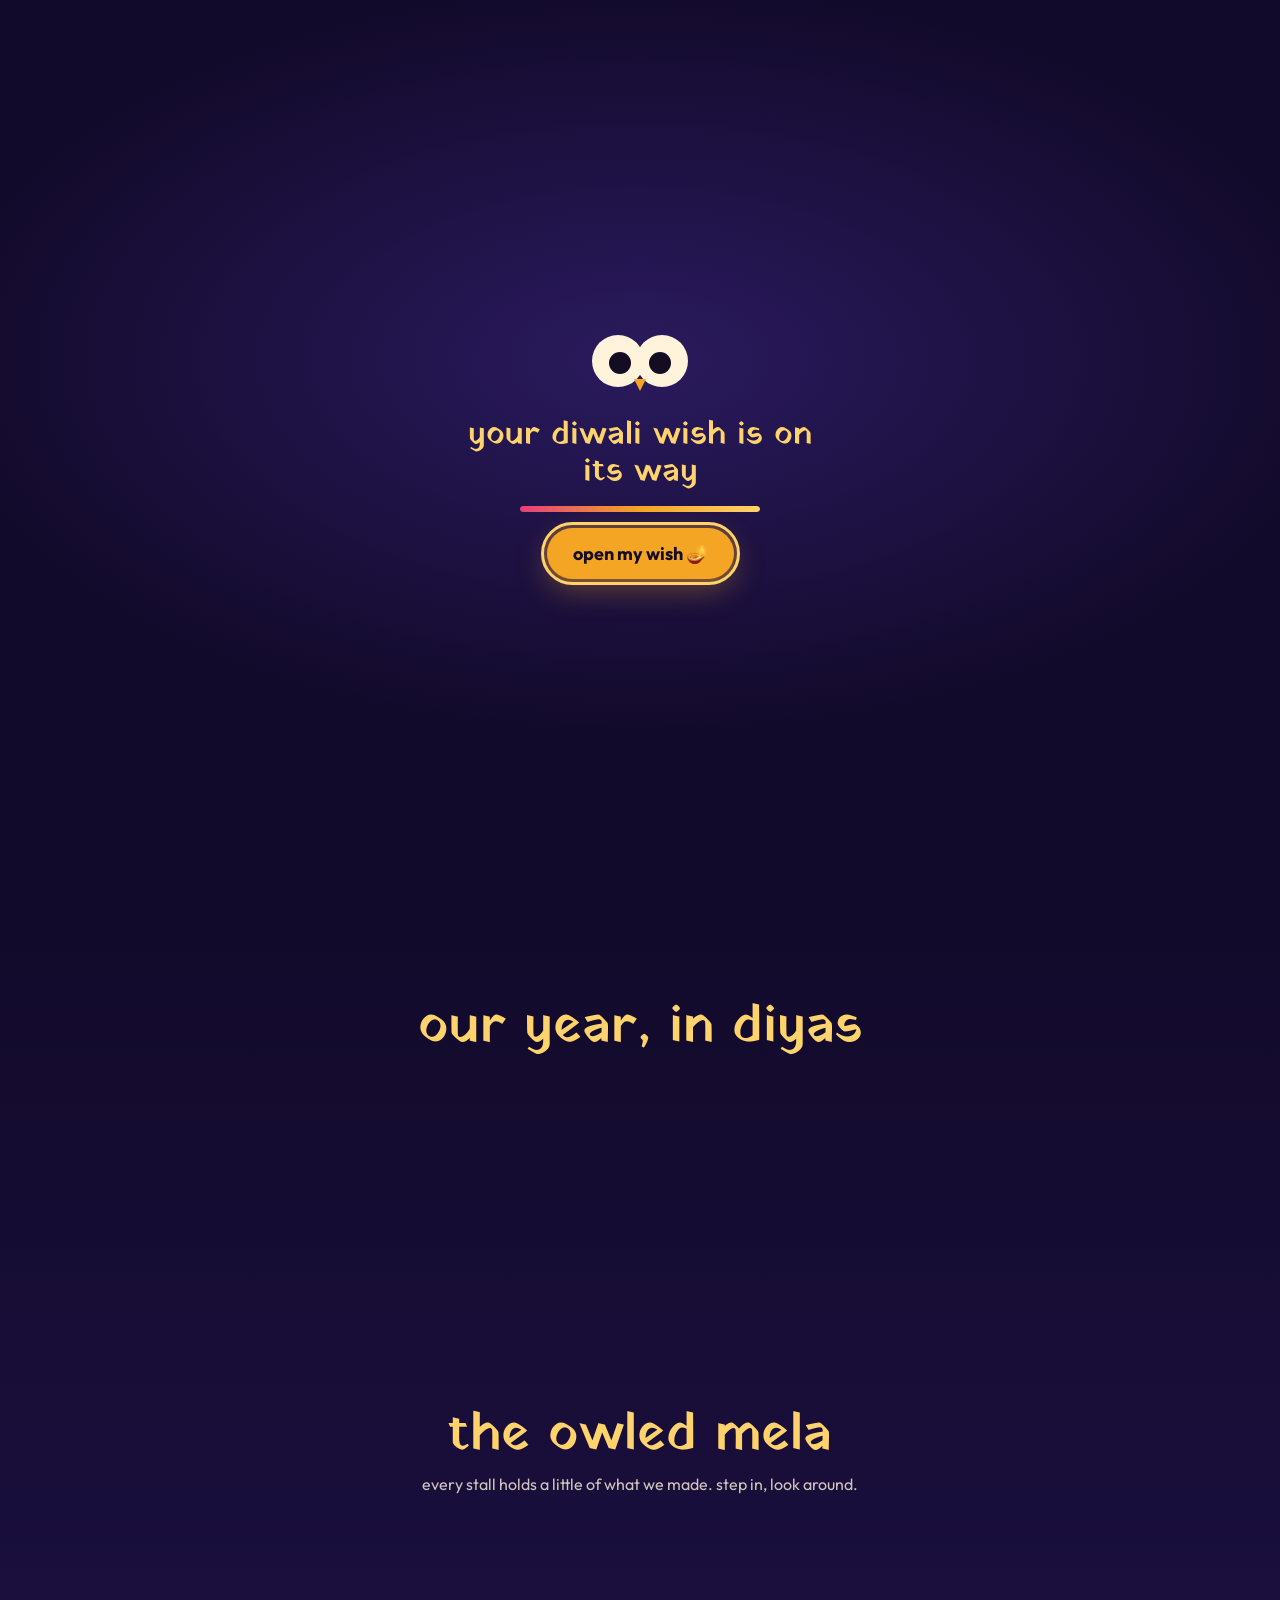
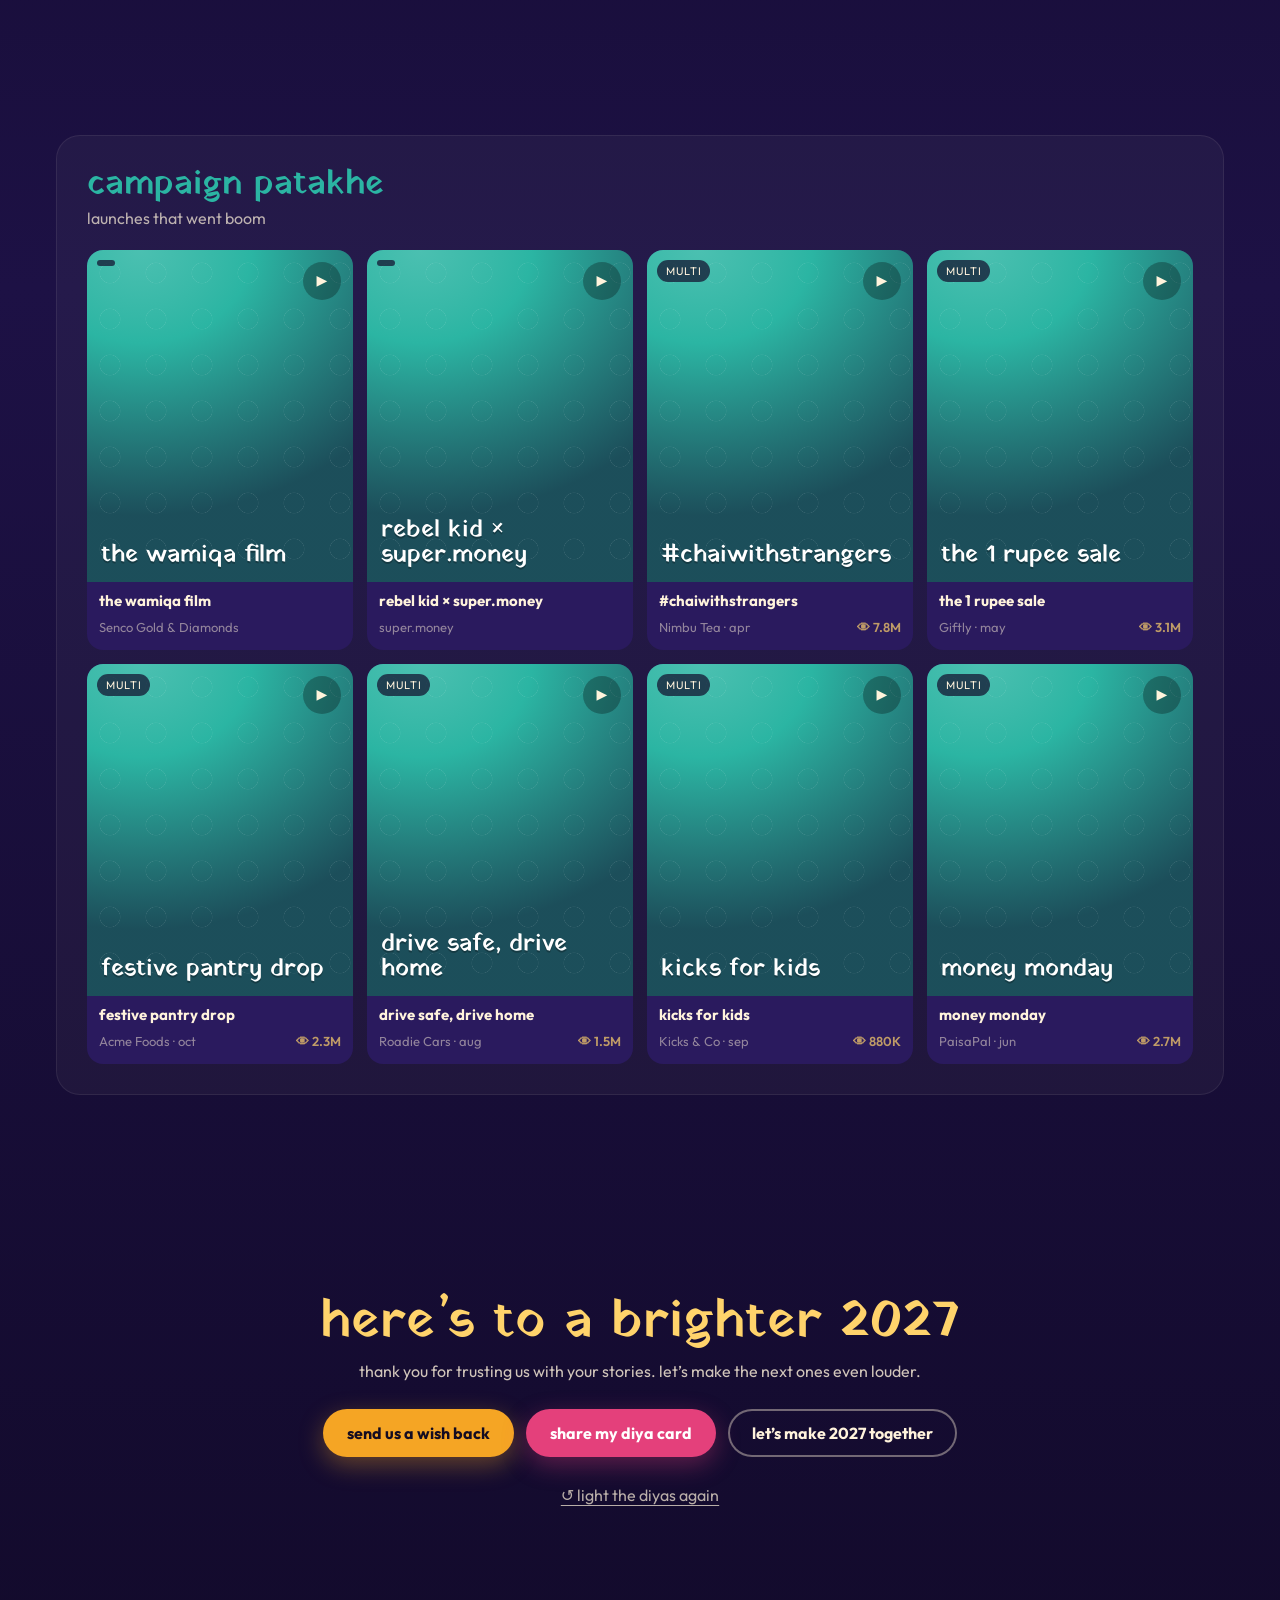
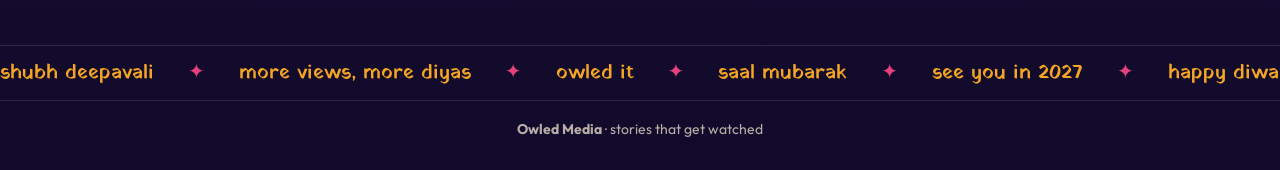
<file: index.html>
<!doctype html>
<html lang="en">
<head>
<meta charset="utf-8">
<meta name="viewport" content="width=device-width,initial-scale=1,viewport-fit=cover">
<title>Owled Media · Happy Diwali</title>
<meta name="description" content="A Diwali wish from Owled Media. Light five diyas, then step into the Owled mela.">
<meta property="og:title" content="Aapke liye ek diya 🪔 · Owled Media">
<meta property="og:description" content="Light five diyas, then step into the Owled mela.">
<meta property="og:type" content="website">
<meta property="og:image" content="assets/og.jpg">
<meta name="theme-color" content="#120a2a">
<link rel="preconnect" href="https://fonts.googleapis.com">
<link rel="preconnect" href="https://fonts.gstatic.com" crossorigin>
<link href="https://fonts.googleapis.com/css2?family=Yatra+One&family=Outfit:wght@400;500;600;700;800&display=swap" rel="stylesheet">
<link rel="stylesheet" href="css/style.css">
<script>try { history.scrollRestoration = 'manual'; } catch (e) {} window.scrollTo(0, 0);</script>
</head>
<body class="locked">

<!-- ═════════ loader: paints first, waits for fonts, then asks for one real tap (unlocks sound on phones) ═════════ -->
<div id="ldr" role="status" aria-live="polite">
  <div class="l-in">
    <svg class="l-owl" viewBox="0 0 120 80" aria-hidden="true">
      <circle cx="38" cy="40" r="26" fill="#fff3dc"/><circle cx="82" cy="40" r="26" fill="#fff3dc"/>
      <circle class="l-pupil" cx="40" cy="42" r="11" fill="#140c22"/><circle class="l-pupil" cx="80" cy="42" r="11" fill="#140c22"/>
      <path d="M54 58 L60 70 L66 58 Z" fill="#f5a524"/>
      <rect class="l-lid" x="8" y="10" width="104" height="0" fill="#120a2a"/>
    </svg>
    <p class="l-t" id="ldrT">your diwali wish is on its way</p>
    <div class="l-bar"><i id="ldrBar"></i></div>
    <p class="l-s" id="ldrS">waking up the owl…</p>
    <input class="l-name" id="ldrName" type="text" autocomplete="given-name" placeholder="your name" maxlength="32" aria-label="your name" hidden>
    <button class="l-go" id="ldrGo" type="button" hidden>open my wish 🪔</button>
  </div>
</div>

<!-- ═════════ the scene: the owl hands you a flame, you light five diyas, each one shows a number ═════════ -->
<section id="scene" aria-label="Light the diyas">
  <canvas id="sky" aria-hidden="true"></canvas>
  <div class="toran" id="toran" aria-hidden="true"></div>

  <div class="owl-wrap" id="owlWrap" aria-hidden="true">
    <svg class="owl" id="owl" viewBox="0 0 200 220">
      <defs>
        <radialGradient id="gBelly" cx="50%" cy="40%" r="60%"><stop offset="0" stop-color="#ffe2a8"/><stop offset="1" stop-color="#f0b45a"/></radialGradient>
        <linearGradient id="gBody" x1="0" y1="0" x2="0" y2="1"><stop offset="0" stop-color="#8a5cff"/><stop offset="1" stop-color="#4a2aa8"/></linearGradient>
        <clipPath id="eyeClip"><circle cx="68" cy="82" r="28"/><circle cx="132" cy="82" r="28"/></clipPath>
      </defs>
      <path class="ear l" d="M52 52 L40 8 L82 38 Z" fill="#5b36c9"/>
      <path class="ear r" d="M148 52 L160 8 L118 38 Z" fill="#5b36c9"/>
      <ellipse cx="100" cy="120" rx="72" ry="86" fill="url(#gBody)"/>
      <path class="wing l" d="M34 110 C 10 140, 18 190, 54 196 C 46 170, 44 140, 50 112 Z" fill="#3c1f8f"/>
      <path class="wing r" d="M166 110 C 190 140, 182 190, 146 196 C 154 170, 156 140, 150 112 Z" fill="#3c1f8f"/>
      <ellipse cx="100" cy="150" rx="44" ry="50" fill="url(#gBelly)"/>
      <g fill="none" stroke="#d48a2c" stroke-width="3" stroke-linecap="round" opacity=".7">
        <path d="M82 132 q6 6 12 0"/><path d="M106 132 q6 6 12 0"/><path d="M76 150 q6 6 12 0"/><path d="M94 150 q6 6 12 0"/><path d="M112 150 q6 6 12 0"/><path d="M86 168 q6 6 12 0"/><path d="M104 168 q6 6 12 0"/>
      </g>
      <circle cx="68" cy="82" r="30" fill="#fff3dc"/><circle cx="132" cy="82" r="30" fill="#fff3dc"/>
      <circle cx="68" cy="82" r="30" fill="none" stroke="#f5a524" stroke-width="5"/><circle cx="132" cy="82" r="30" fill="none" stroke="#f5a524" stroke-width="5"/>
      <g id="pupils"><circle id="pL" cx="68" cy="84" r="13" fill="#140c22"/><circle id="pR" cx="132" cy="84" r="13" fill="#140c22"/>
        <circle id="gL" cx="63" cy="79" r="4" fill="#fff"/><circle id="gR" cx="127" cy="79" r="4" fill="#fff"/></g>
      <g id="lids" clip-path="url(#eyeClip)"><rect id="lidL" x="36" y="50" width="64" height="0" fill="#5b36c9"/><rect id="lidR" x="100" y="50" width="64" height="0" fill="#5b36c9"/></g>
      <path d="M92 104 L100 122 L108 104 Z" fill="#f5a524"/>
      <path d="M84 204 l-6 12 M92 204 l0 13 M100 204 l6 12 M108 204 l-6 12 M116 204 l0 13 M124 204 l6 12" stroke="#f5a524" stroke-width="5" stroke-linecap="round"/>
    </svg>
    <div class="diya src" id="src"><i class="bowl"></i><i class="fl"></i></div>
  </div>

  <div class="diyas" id="diyas"></div>

  <canvas id="fxc" aria-hidden="true"></canvas>
  <canvas id="night" aria-hidden="true"></canvas>
  <div class="carry" id="carry" aria-hidden="true"><i class="fl"></i></div>

  <div class="greet" id="greet">
    <p class="g-kick" id="gKick"></p>
    <h1 class="g-title" id="gTitle"></h1>
    <p class="g-lede" id="gLede"></p>
    <p class="g-note" id="gNote" hidden></p>
    <button class="btn gold" id="toMela" type="button">enter the mela ↓</button>
  </div>

  <div class="bottom">
    <p class="cap" id="cap" aria-live="polite"></p>
    <button class="auto" id="auto" type="button" hidden></button>
  </div>
</section>

<!-- ═════════ after the reveal ═════════ -->
<main id="mela">
  <section class="nums" aria-label="Our year in numbers">
    <h2 class="sec-t">our year, in diyas</h2>
    <div class="num-grid" id="numGrid"></div>
  </section>

  <section class="foryou" id="forYou" hidden>
    <h2 class="sec-t" id="forYouT"></h2>
    <div class="rail" id="forYouRail"></div>
  </section>

  <section class="stalls" id="stalls">
    <h2 class="sec-t" id="melaT"></h2>
    <p class="sec-s" id="melaS"></p>
    <div class="stall-row" id="stallRow" role="tablist"></div>
    <div class="booth" id="booth">
      <div class="booth-head"><h3 id="boothT"></h3><p id="boothS"></p></div>
      <div class="grid" id="grid"></div>
    </div>
  </section>

  <section class="outro">
    <h2 class="sec-t" id="outroT"></h2>
    <p class="sec-s" id="outroL"></p>
    <div class="outro-btns">
      <a class="btn gold" id="wishWa" href="#" target="_blank" rel="noopener">send us a wish back</a>
      <button class="btn pink" id="shareBtn" type="button">share my diya card</button>
      <a class="btn ghost" id="mailBtn" href="#">let’s make 2027 together</a>
    </div>
    <button class="linkish" id="replay" type="button">↺ light the diyas again</button>
  </section>

  <footer class="foot">
    <div class="foot-tick"><div class="row" id="tick"></div></div>
    <p class="foot-by"><b id="footBrand"></b> · <span id="footTag"></span></p>
  </footer>
</main>

<!-- work detail -->
<div class="modal" id="modal" hidden role="dialog" aria-modal="true" aria-labelledby="mTitle">
  <div class="m-card">
    <button class="m-x" id="mX" type="button" aria-label="Close">×</button>
    <div class="m-cover" id="mCover"></div>
    <div class="m-body">
      <p class="m-kick" id="mKick"></p>
      <h3 id="mTitle"></h3>
      <p class="m-meta" id="mMeta"></p>
      <p class="m-blurb" id="mBlurb"></p>
      <div class="m-acts"><a class="btn gold" id="mWatch" href="#" target="_blank" rel="noopener">watch it</a></div>
    </div>
    <button class="m-nav prev" id="mPrev" type="button" aria-label="Previous">‹</button>
    <button class="m-nav next" id="mNext" type="button" aria-label="Next">›</button>
  </div>
</div>

<button class="snd" id="snd" type="button" aria-label="Sound on" hidden>
  <svg viewBox="0 0 24 24"><path d="M4 9h4l5-4v14l-5-4H4z" fill="currentColor"/><path class="w" d="M16 8.5a5 5 0 0 1 0 7M18.5 6a8.5 8.5 0 0 1 0 12" stroke="currentColor" stroke-width="1.8" fill="none" stroke-linecap="round"/></svg>
</button>

<script src="data/site.js"></script>
<script src="data/work.js"></script>
<script src="data/clients.js"></script>
<script src="js/core.js"></script>
<script src="js/scene.js"></script>
<script src="js/mela.js"></script>
<script src="js/share.js"></script>
</body>
</html>
</file>
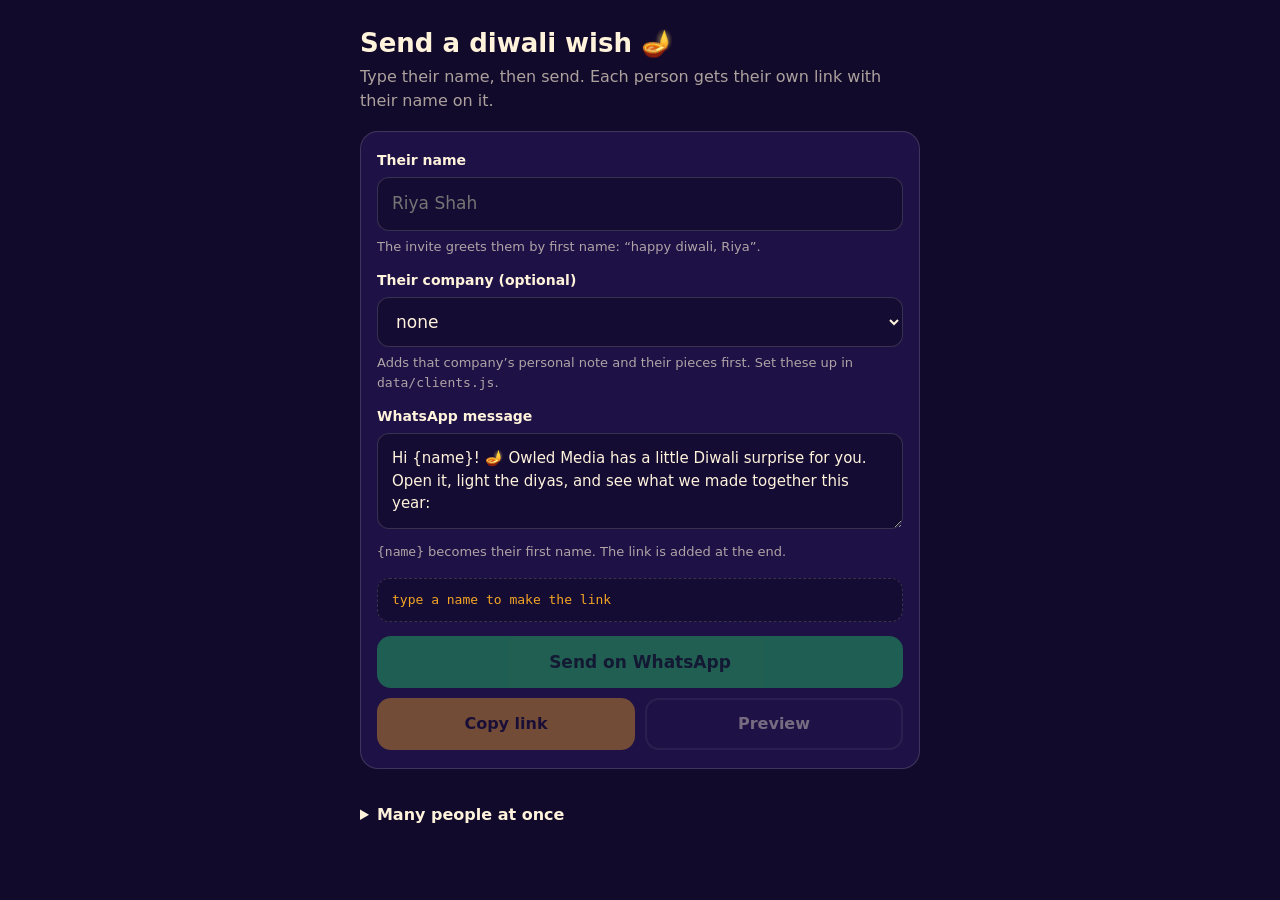
<file: tools/links.html>
<!doctype html>
<html lang="en">
<head>
<meta charset="utf-8">
<meta name="viewport" content="width=device-width,initial-scale=1">
<meta name="robots" content="noindex">
<meta name="theme-color" content="#120a2a">
<title>Owled Send Page</title>
<style>
  :root { --bg: #120a2a; --card: #1d1145; --field: #140c33; --line: rgba(255,243,220,.16); --text: #fff3dc; --muted: rgba(255,243,220,.65); --accent: #f5a524; --wa: #25d366; --pink: #e4407b; }
  @media (prefers-color-scheme: dark) { :root:not([data-theme="light"]) { --bg: #120a2a; } }
  :root[data-theme="dark"] { --bg: #120a2a; }
  * { box-sizing: border-box; }
  body { margin: 0; padding: 20px 16px 60px; background: var(--bg); color: var(--text); font: 16px/1.5 system-ui, -apple-system, sans-serif; }
  main { max-width: 560px; margin: 0 auto; }
  h1 { margin: 4px 0 2px; font-size: 26px; }
  .sub { color: var(--muted); margin: 0 0 18px; }
  .card { padding: 18px 16px; border-radius: 18px; background: var(--card); border: 1px solid var(--line); }
  label { display: block; margin: 14px 0 6px; font-weight: 600; font-size: 14px; }
  label:first-child { margin-top: 0; }
  input, textarea, select { width: 100%; padding: 13px 14px; border-radius: 12px; border: 1px solid var(--line); background: var(--field); color: var(--text); font: inherit; font-size: 17px; }
  input:focus, textarea:focus, select:focus { outline: 2px solid var(--accent); outline-offset: 1px; }
  textarea { min-height: 96px; resize: vertical; font-size: 15px; }
  .hint { margin: 6px 0 0; font-size: 13px; color: var(--muted); }
  .link { margin-top: 16px; padding: 12px 14px; border-radius: 12px; background: var(--field); border: 1px dashed var(--line); font: 13px/1.4 ui-monospace, monospace; word-break: break-all; color: var(--accent); }
  .btns { display: grid; grid-template-columns: 1fr 1fr; gap: 10px; margin-top: 14px; }
  .btn { display: flex; align-items: center; justify-content: center; gap: 8px; min-height: 52px; padding: 12px 14px; border: 0; border-radius: 14px; cursor: pointer; font: 700 16px system-ui, sans-serif; text-decoration: none; color: #140c22; background: var(--accent); }
  .btn.wa { grid-column: 1 / -1; background: var(--wa); color: #06251a; font-size: 17px; }
  .btn.ghost { background: transparent; color: var(--text); box-shadow: inset 0 0 0 2px var(--line); }
  .btn[aria-disabled="true"] { opacity: .4; pointer-events: none; }
  details { margin-top: 26px; }
  summary { cursor: pointer; font-weight: 700; padding: 8px 0; }
  table { width: 100%; margin-top: 12px; border-collapse: collapse; font-size: 13px; }
  td { padding: 8px 6px; border-bottom: 1px solid var(--line); vertical-align: top; word-break: break-all; }
  td .btn { min-height: 36px; padding: 6px 12px; font-size: 13px; border-radius: 10px; }
  .toast { position: fixed; left: 50%; bottom: 24px; transform: translate(-50%, 20px); padding: 11px 18px; border-radius: 99px; background: var(--text); color: #140c22; font-weight: 700; opacity: 0; transition: .25s; pointer-events: none; }
  .toast.on { opacity: 1; transform: translate(-50%, 0); }
</style>
</head>
<body>
<main>
  <h1>Send a diwali wish 🪔</h1>
  <p class="sub">Type their name, then send. Each person gets their own link with their name on it.</p>

  <div class="card">
    <label for="name">Their name</label>
    <input id="name" placeholder="Riya Shah" autocomplete="off" autocapitalize="words" maxlength="32">
    <p class="hint">The invite greets them by first name: “happy diwali, Riya”.</p>

    <label for="client">Their company (optional)</label>
    <select id="client"><option value="">none</option></select>
    <p class="hint">Adds that company’s personal note and their pieces first. Set these up in <code>data/clients.js</code>.</p>

    <label for="msg">WhatsApp message</label>
    <textarea id="msg"></textarea>
    <p class="hint"><code>{name}</code> becomes their first name. The link is added at the end.</p>

    <div class="link" id="link">type a name to make the link</div>
    <div class="btns">
      <a class="btn wa" id="wa" href="#" target="_blank" rel="noopener" aria-disabled="true">Send on WhatsApp</a>
      <button class="btn" id="copy" type="button" aria-disabled="true">Copy link</button>
      <a class="btn ghost" id="open" href="#" target="_blank" rel="noopener" aria-disabled="true">Preview</a>
    </div>
  </div>

  <details>
    <summary>Many people at once</summary>
    <p class="hint">One per line: <code>Name, company</code> (company optional).</p>
    <textarea id="list" placeholder="Riya Shah, acme&#10;Kabir Mehta, zest&#10;Ananya Iyer"></textarea>
    <button class="btn" id="make" type="button" style="margin-top:10px;width:100%">Make all links</button>
    <table id="out" hidden><tbody></tbody></table>
  </details>
</main>
<div class="toast" id="toast"></div>
<script src="../data/clients.js"></script>
<script>
(() => {
  const $ = id => document.getElementById(id);
  const store = { get: k => { try { return localStorage.getItem(k); } catch (e) { return null; } }, set: (k, v) => { try { localStorage.setItem(k, v); } catch (e) {} } };
  const BASE = new URL('../', location.href).href;          // the invite lives one folder up from tools/
  const CLIENTS = window.OWLED_CLIENTS || {};
  const DEFAULT_MSG = 'Hi {name}! 🪔 Owled Media has a little Diwali surprise for you. Open it, light the diyas, and see what we made together this year:';

  Object.entries(CLIENTS).forEach(([id, c]) => { const o = document.createElement('option'); o.value = id; o.textContent = c.company || id; $('client').appendChild(o); });
  $('msg').value = store.get('ow:msg') || DEFAULT_MSG;

  const first = n => n.trim().split(/\s+/)[0] || '';
  function linkFor(name, client) {
    const u = new URL(BASE); u.searchParams.set('name', name.trim().replace(/\s+/g, ' ')); if (client) u.searchParams.set('c', client);
    return u.href;
  }
  const textFor = (name, url) => $('msg').value.replace(/\{name\}/g, first(name)) + '\n' + url;

  function toast(m) { const t = $('toast'); t.textContent = m; t.classList.add('on'); clearTimeout(t._h); t._h = setTimeout(() => t.classList.remove('on'), 1800); }
  async function copy(text) {
    try { await navigator.clipboard.writeText(text); return true; }
    catch (e) { const ta = document.createElement('textarea'); ta.value = text; document.body.appendChild(ta); ta.select(); const ok = document.execCommand('copy'); ta.remove(); return ok; }
  }

  function update() {
    const name = $('name').value, ok = !!name.trim();
    ['wa', 'copy', 'open'].forEach(id => $(id).setAttribute('aria-disabled', ok ? 'false' : 'true'));
    if (!ok) { $('link').textContent = 'type a name to make the link'; return; }
    const url = linkFor(name, $('client').value);
    $('link').textContent = url;
    $('open').href = url;
    $('wa').href = 'https://wa.me/?text=' + encodeURIComponent(textFor(name, url));   // opens WhatsApp, you pick who to send it to
  }
  ['name', 'client', 'msg'].forEach(id => $(id).addEventListener('input', update));
  $('msg').addEventListener('change', () => store.set('ow:msg', $('msg').value));
  $('copy').addEventListener('click', async () => { if (await copy($('link').textContent)) toast('link copied'); });
  update();

  $('make').addEventListener('click', () => {
    const tb = $('out').querySelector('tbody'); tb.replaceChildren();
    $('list').value.split('\n').map(l => l.trim()).filter(Boolean).forEach(line => {
      const [name, client] = line.split(',').map(s => (s || '').trim());
      const id = (client || '').toLowerCase();
      const url = linkFor(name, CLIENTS[id] ? id : '');
      const tr = document.createElement('tr');
      const a = document.createElement('td'); a.textContent = name + (CLIENTS[id] ? ` (${CLIENTS[id].company || id})` : client ? ` (unknown: ${client})` : '');
      const b = document.createElement('td');
      const wa = document.createElement('a'); wa.className = 'btn wa'; wa.textContent = 'WhatsApp'; wa.target = '_blank'; wa.rel = 'noopener';
      wa.href = 'https://wa.me/?text=' + encodeURIComponent(textFor(name, url));
      const cp = document.createElement('button'); cp.className = 'btn ghost'; cp.type = 'button'; cp.textContent = 'copy'; cp.style.marginTop = '6px';
      cp.addEventListener('click', async () => { if (await copy(url)) toast('link copied'); });
      b.append(wa, cp); tr.append(a, b); tb.appendChild(tr);
    });
    $('out').hidden = !tb.children.length;
  });
})();
</script>
</body>
</html>
</file>
<file: css/style.css>
/* Owled Media · Diwali 2026. One look in both colour schemes: it's a night-time story. */
:root {
  --night: #120a2a;
  --night-2: #1d1145;
  --night-3: #2a1a5e;
  --marigold: #f5a524;
  --gold: #ffd36b;
  --rani: #e4407b;
  --teal: #2bb5a3;
  --violet: #7b5cff;
  --orange: #ff7a2f;
  --cream: #fff3dc;
  --ink: #140c22;
  --display: 'Yatra One', 'Outfit', system-ui, sans-serif;
  --sans: 'Outfit', system-ui, sans-serif;
  --r: 18px;
  --gutter: 16px;
}
@media (prefers-color-scheme: dark) { :root:not([data-theme="light"]) { --night: #120a2a; } }
:root[data-theme="dark"] { --night: #120a2a; }

* { box-sizing: border-box; margin: 0; padding: 0; }
html { -webkit-text-size-adjust: 100%; }
body { background: var(--night); color: var(--cream); font: 400 16px/1.5 var(--sans); overflow-x: hidden; -webkit-font-smoothing: antialiased; }
body.locked { overflow: hidden; height: 100svh; }
img { display: block; max-width: 100%; }
button { font: inherit; color: inherit; }
[hidden] { display: none !important; }
:focus-visible { outline: 3px solid var(--gold); outline-offset: 3px; border-radius: 6px; }

/* ─────────── loader ─────────── */
#ldr { position: fixed; inset: 0; z-index: 100; display: grid; place-items: center; background: radial-gradient(80% 60% at 50% 40%, #2a1a5e 0%, #120a2a 70%); transition: opacity .6s, visibility 0s linear .6s; }
#ldr.out { opacity: 0; visibility: hidden; }
.l-in { display: flex; flex-direction: column; align-items: center; gap: 16px; padding: 0 24px; text-align: center; }
.l-owl { width: 120px; }
.l-owl .l-lid { animation: lblink 3.2s infinite; }
@keyframes lblink { 0%, 92%, 100% { height: 0; } 95% { height: 60px; } }
.l-t { font: 400 clamp(22px, 6vw, 32px)/1.15 var(--display); color: var(--gold); max-width: 18ch; }
.l-bar { width: min(240px, 70vw); height: 6px; border-radius: 99px; background: rgba(255,243,220,.12); overflow: hidden; }
.l-bar i { display: block; height: 100%; width: 0; border-radius: inherit; background: linear-gradient(90deg, var(--rani), var(--marigold), var(--gold)); transition: width .3s ease; }
.l-s { font-size: 13px; letter-spacing: .16em; text-transform: uppercase; opacity: .6; }
.l-name { width: min(260px, 80vw); padding: 12px 16px; border: 2px solid var(--marigold); border-radius: 12px; background: rgba(0,0,0,.25); color: var(--cream); text-align: center; font: 600 18px var(--sans); outline: none; }
.l-name.bad { animation: shake .35s; }
@keyframes shake { 25% { transform: translateX(-6px); } 75% { transform: translateX(6px); } }
.l-go { border: 0; cursor: pointer; padding: 14px 26px; border-radius: 99px; background: var(--marigold); color: var(--ink); font: 700 18px var(--sans); box-shadow: 0 0 0 4px rgba(245,165,36,.25), 0 10px 30px rgba(245,165,36,.35); animation: pulse 2s ease-in-out infinite; }
@keyframes pulse { 50% { box-shadow: 0 0 0 9px rgba(245,165,36,.12), 0 10px 40px rgba(245,165,36,.55); } }

/* ─────────── the scene ─────────── */
#scene { position: relative; height: 100svh; min-height: 560px; overflow: hidden; isolation: isolate; touch-action: none; user-select: none; -webkit-user-select: none;
  background: radial-gradient(120% 70% at 50% 100%, #3a1d6e 0%, var(--night-2) 45%, var(--night) 100%); }
body.revealed #scene { touch-action: auto; }
#sky, #fxc, #night { position: absolute; inset: 0; width: 100%; height: 100%; pointer-events: none; }
#sky { z-index: 0; }
#fxc { z-index: 6; }
#night { z-index: 5; transition: opacity 1.4s ease; }
body.revealed #night { opacity: 0; }

.toran { position: absolute; left: 0; right: 0; top: 0; height: 70px; z-index: 2; pointer-events: none; }
.toran .str { position: absolute; left: 0; right: 0; top: 10px; height: 2px; background: linear-gradient(90deg, #2e7a3c, #4f9a4a, #2e7a3c); }
.toran .fl { position: absolute; top: 4px; width: 22px; height: 22px; border-radius: 50%; transform-origin: 50% 0; animation: sway var(--sw) ease-in-out var(--d) infinite alternate;
  background: radial-gradient(circle at 40% 35%, #ffe08a, var(--marigold) 55%, #c4560a); box-shadow: 0 2px 4px rgba(0,0,0,.35); }
.toran .fl:nth-child(3n) { background: radial-gradient(circle at 40% 35%, #ffb3cc, var(--rani) 55%, #9b1d4d); }
.toran .lf { position: absolute; top: 12px; width: 12px; height: 26px; border-radius: 0 100% 0 100%; background: linear-gradient(#5fae4e, #2e7a3c); transform-origin: 50% 0; animation: sway var(--sw) ease-in-out var(--d) infinite alternate; }
@keyframes sway { from { rotate: -6deg; } to { rotate: 6deg; } }

.owl-wrap { position: absolute; left: 50%; top: 14%; z-index: 3; width: clamp(130px, 30vw, 200px); transform: translateX(-50%); }
.owl { width: 100%; height: auto; overflow: visible; filter: drop-shadow(0 18px 24px rgba(0,0,0,.45)); animation: owlbob 3.4s ease-in-out infinite; }
@keyframes owlbob { 50% { transform: translateY(-6px) rotate(-1deg); } }
.owl .wing { transform-box: fill-box; }
.owl .wing.l { transform-origin: 100% 0; } .owl .wing.r { transform-origin: 0 0; }
body.revealed .owl .wing.l { animation: flapL .45s ease-in-out 4 alternate; }
body.revealed .owl .wing.r { animation: flapR .45s ease-in-out 4 alternate; }
@keyframes flapL { to { transform: rotate(28deg); } } @keyframes flapR { to { transform: rotate(-28deg); } }
#lidL, #lidR { transition: height .09s; }
.owl.blink #lidL, .owl.blink #lidR { height: 64px; }
.owl.happy #lidL, .owl.happy #lidR { height: 34px; }

/* a diya: clay bowl + oil + a flame that grows in when lit */
.diya { position: relative; display: block; width: 64px; height: 40px; border: 0; padding: 0; background: none; }
.diya .bowl { position: absolute; left: 0; right: 0; bottom: 0; height: 26px; border-radius: 0 0 40px 40px / 0 0 26px 26px;
  background: linear-gradient(#e08a3c, #a4501c 60%, #6a2a0c); box-shadow: inset 0 3px 0 rgba(255,220,170,.35), 0 6px 12px rgba(0,0,0,.5); }
.diya .bowl::before { content: ''; position: absolute; left: 6px; right: 6px; top: -4px; height: 9px; border-radius: 50%; background: #3a1606; box-shadow: inset 0 2px 3px rgba(0,0,0,.6); }
.diya .bowl::after { content: ''; position: absolute; left: 12px; right: 12px; bottom: 5px; height: 4px; border-radius: 4px; background: repeating-linear-gradient(90deg, var(--gold) 0 4px, transparent 4px 8px); opacity: .55; }
.diya .fl { position: absolute; left: 50%; bottom: 20px; width: 20px; height: 40px; margin-left: -10px; border-radius: 50% 50% 46% 46% / 66% 66% 34% 34%; transform-origin: 50% 92%;
  background: radial-gradient(ellipse 50% 60% at 50% 74%, #fffef2 0, #fff1b0 28%, #ffc94d 52%, #ff8a1e 78%, #e8500f 100%);
  box-shadow: 0 0 22px 6px rgba(255,170,60,.55); opacity: 0; transform: scale(.2); transition: opacity .3s, transform .5s cubic-bezier(.2,1.7,.4,1); }
.slot.lit .diya .fl { opacity: 1; transform: scale(1); animation: flick 1s ease-in-out infinite alternate; }
.slot:nth-child(2n).lit .diya .fl { animation-duration: 1.3s; }
@keyframes flick { 0% { transform: scale(1, 1) rotate(-2deg); } 50% { transform: scale(.94, 1.08) rotate(2deg); } 100% { transform: scale(1.04, .95) rotate(-1deg); } }
.diya.src { position: absolute; left: 50%; bottom: -26px; margin-left: -32px; cursor: grab; }
.diya.src .fl { opacity: 1; transform: scale(1); animation: flick 1.1s ease-in-out infinite alternate; }
.diya.src.empty .fl { opacity: .35; transform: scale(.6); }

.diyas { position: absolute; left: 50%; bottom: 20%; z-index: 4; display: flex; gap: clamp(8px, 4vw, 44px); transform: translateX(-50%); }
.diyas .slot { position: relative; display: flex; flex-direction: column; align-items: center; }
.diyas .slot:nth-child(2), .diyas .slot:nth-child(4) { transform: translateY(-18px); }
.diyas .slot:nth-child(3) { transform: translateY(-30px); }
.diyas .slot .diya { cursor: pointer; }
.diyas .ring { position: absolute; left: 50%; bottom: 6px; width: 74px; height: 74px; margin-left: -37px; border-radius: 50%; border: 2px dashed rgba(255,211,107,.55); animation: spin 8s linear infinite; pointer-events: none; transition: opacity .3s; }
.slot.lit .ring { opacity: 0; }
@keyframes spin { to { rotate: 360deg; } }
.stat { position: absolute; bottom: 100%; margin-bottom: 52px; width: max-content; max-width: 110px; text-align: center; opacity: 0; transform: translateY(10px) scale(.9); transition: opacity .5s, transform .6s cubic-bezier(.2,1.5,.4,1); pointer-events: none; }
.slot.lit .stat { opacity: 1; transform: none; }
.stat b { display: block; font: 800 clamp(20px, 5.4vw, 34px)/1 var(--sans); color: var(--gold); text-shadow: 0 0 18px rgba(255,190,80,.6); }
.stat span { display: block; margin-top: 4px; font-size: clamp(10px, 2.6vw, 13px); line-height: 1.2; letter-spacing: .04em; opacity: .85; }
body.revealed .diyas { transition: transform 1s cubic-bezier(.6,0,.3,1), opacity 1s; transform: translateX(-50%) translateY(16vh) scale(.72); opacity: .45; }
body.revealed .diyas .slot.lit .stat { opacity: 0; }

.carry { position: absolute; left: 0; top: 0; z-index: 7; width: 20px; height: 40px; pointer-events: none; opacity: 0; transition: opacity .2s; }
.carry.on { opacity: 1; }
.carry .fl { position: absolute; inset: 0; border-radius: 50% 50% 46% 46% / 66% 66% 34% 34%; transform-origin: 50% 92%; animation: flick .8s ease-in-out infinite alternate;
  background: radial-gradient(ellipse 50% 60% at 50% 74%, #fffef2 0, #fff1b0 28%, #ffc94d 52%, #ff8a1e 78%, #e8500f 100%); box-shadow: 0 0 26px 8px rgba(255,170,60,.6); }

.greet { position: absolute; left: 50%; top: 50%; z-index: 8; width: min(640px, calc(100% - 2 * var(--gutter))); transform: translate(-50%, -40%); text-align: center; opacity: 0; pointer-events: none; transition: opacity .9s .5s, transform 1.1s cubic-bezier(.2,1,.3,1) .5s; }
body.revealed .greet { opacity: 1; transform: translate(-50%, -30%); pointer-events: auto; }
body.revealed .owl-wrap { transition: top 1s cubic-bezier(.6,0,.3,1), width 1s; top: 4%; width: clamp(96px, 20vw, 140px); }
.g-kick { font-size: 13px; letter-spacing: .2em; text-transform: uppercase; color: var(--marigold); }
.g-title { margin: 6px 0 10px; font: 400 clamp(38px, 10vw, 76px)/1.02 var(--display); color: var(--cream); text-shadow: 0 4px 0 var(--rani), 0 0 40px rgba(245,165,36,.45); text-wrap: balance; }
.g-lede { font-size: clamp(16px, 4vw, 20px); opacity: .9; text-wrap: balance; }
.g-note { margin: 14px auto 0; max-width: 46ch; padding: 10px 14px; border-radius: 12px; background: rgba(255,243,220,.08); border: 1px dashed rgba(255,211,107,.5); font-size: 15px; font-style: italic; }
.greet .btn { margin-top: 22px; }

.bottom { position: absolute; left: 0; right: 0; bottom: calc(env(safe-area-inset-bottom) + 18px); z-index: 9; display: flex; flex-direction: column; align-items: center; gap: 10px; padding: 0 var(--gutter); text-align: center; }
.cap { min-height: 24px; font: 600 clamp(15px, 4vw, 18px) var(--sans); letter-spacing: .02em; transition: opacity .25s; }
.cap.swap { opacity: 0; }
.auto { border: 1px solid rgba(255,243,220,.35); background: rgba(18,10,42,.6); padding: 8px 16px; border-radius: 99px; cursor: pointer; font-size: 14px; backdrop-filter: blur(6px); }
body.revealed .bottom { opacity: 0; pointer-events: none; transition: opacity .4s; }

/* ─────────── buttons ─────────── */
.btn { display: inline-flex; align-items: center; justify-content: center; gap: 8px; min-height: 48px; padding: 12px 24px; border: 0; border-radius: 99px; cursor: pointer; text-decoration: none; font: 700 16px var(--sans); transition: transform .15s, box-shadow .2s; }
.btn:hover { transform: translateY(-2px); }
.btn:active { transform: translateY(1px) scale(.98); }
.btn.gold { background: var(--marigold); color: var(--ink); box-shadow: 0 8px 24px rgba(245,165,36,.35); }
.btn.pink { background: var(--rani); color: #fff; box-shadow: 0 8px 24px rgba(228,64,123,.35); }
.btn.ghost { background: transparent; color: var(--cream); box-shadow: inset 0 0 0 2px rgba(255,243,220,.4); }
.linkish { border: 0; background: none; cursor: pointer; color: var(--cream); opacity: .7; text-decoration: underline; text-underline-offset: 4px; padding: 8px; }

/* ─────────── mela sections ─────────── */
#mela { position: relative; background: linear-gradient(var(--night) 0, var(--night-2) 40%, var(--night) 100%); }
#mela > section { padding: clamp(56px, 10vw, 100px) var(--gutter); max-width: 1200px; margin: 0 auto; }
.sec-t { font: 400 clamp(30px, 7vw, 52px)/1.05 var(--display); text-align: center; color: var(--gold); text-wrap: balance; }
.sec-s { margin: 10px auto 0; max-width: 52ch; text-align: center; opacity: .8; text-wrap: balance; }
.reveal { opacity: 0; transform: translateY(24px); transition: opacity .7s, transform .8s cubic-bezier(.2,1,.3,1); }
.reveal.in { opacity: 1; transform: none; }

.num-grid { margin-top: 36px; display: grid; grid-template-columns: repeat(auto-fit, minmax(160px, 1fr)); gap: 14px; }
.num { position: relative; padding: 22px 18px 18px; border-radius: var(--r); background: linear-gradient(160deg, rgba(123,92,255,.22), rgba(228,64,123,.12)); border: 1px solid rgba(255,243,220,.1); text-align: center; overflow: hidden; }
.num::before { content: ''; position: absolute; left: 50%; top: -30px; width: 90px; height: 90px; margin-left: -45px; border-radius: 50%; background: radial-gradient(circle, rgba(255,190,80,.35), transparent 70%); }
.num b { position: relative; display: block; font: 800 clamp(34px, 8vw, 48px)/1 var(--sans); color: var(--cream); font-variant-numeric: tabular-nums; }
.num span { position: relative; display: block; margin-top: 6px; font-size: 14px; opacity: .75; }

.rail { margin-top: 28px; display: flex; gap: 14px; overflow-x: auto; scroll-snap-type: x mandatory; padding-bottom: 10px; -webkit-overflow-scrolling: touch; }
.rail .wk { flex: 0 0 min(260px, 72vw); scroll-snap-align: start; }

.stall-row { margin-top: 30px; display: flex; gap: 12px; overflow-x: auto; padding: 6px 2px 12px; scroll-snap-type: x mandatory; }
.stall { flex: 0 0 auto; scroll-snap-align: start; position: relative; width: 150px; padding: 0 0 14px; border: 0; border-radius: 14px; cursor: pointer; background: var(--night-3); text-align: center; overflow: hidden; transition: transform .2s, box-shadow .2s; }
.stall .aw { display: block; height: 30px; background: repeating-linear-gradient(90deg, var(--c) 0 18px, var(--cream) 18px 36px); clip-path: polygon(0 0, 100% 0, 100% 70%, 94% 100%, 88% 70%, 82% 100%, 76% 70%, 70% 100%, 64% 70%, 58% 100%, 52% 70%, 46% 100%, 40% 70%, 34% 100%, 28% 70%, 22% 100%, 16% 70%, 10% 100%, 4% 70%, 0 100%); }
.stall svg { width: 44px; height: 44px; margin: 12px auto 6px; color: var(--c); }
.stall b { display: block; padding: 0 10px; font: 400 17px/1.15 var(--display); }
.stall small { display: block; margin-top: 4px; font-size: 12px; opacity: .6; }
.stall.on { box-shadow: 0 0 0 3px var(--c), 0 12px 30px rgba(0,0,0,.4); transform: translateY(-4px); }

.booth { margin-top: 18px; padding: clamp(18px, 4vw, 30px); border-radius: 24px; background: rgba(255,243,220,.04); border: 1px solid rgba(255,243,220,.08); }
.booth-head h3 { font: 400 clamp(24px, 5vw, 34px)/1.1 var(--display); color: var(--c, var(--gold)); }
.booth-head p { opacity: .7; margin-top: 2px; }
.grid { margin-top: 20px; display: grid; grid-template-columns: repeat(auto-fill, minmax(min(220px, 44vw), 1fr)); gap: 14px; }
.grid.swap { animation: swapIn .45s ease; }
@keyframes swapIn { from { opacity: 0; transform: translateY(10px); } }

.wk { position: relative; border: 0; padding: 0; cursor: pointer; text-align: left; border-radius: 16px; overflow: hidden; background: var(--night-3); transition: transform .2s, box-shadow .2s; }
.wk:hover { transform: translateY(-4px) rotate(-.4deg); box-shadow: 0 16px 34px rgba(0,0,0,.45); }
.wk .cov { position: relative; aspect-ratio: 4 / 5; overflow: hidden; }
.wk .cov img { width: 100%; height: 100%; object-fit: cover; }
.cover-gen { position: absolute; inset: 0; display: flex; flex-direction: column; justify-content: flex-end; padding: 14px;
  background: radial-gradient(120% 80% at 20% 0%, color-mix(in srgb, var(--c) 85%, #fff 15%) 0%, var(--c) 35%, color-mix(in srgb, var(--c) 40%, #120a2a) 100%); }
.cover-gen::before { content: ''; position: absolute; inset: 0; opacity: .18; background: radial-gradient(circle at 50% 50%, transparent 30%, rgba(255,255,255,.6) 31%, transparent 33%) 0 0 / 46px 46px; }
.cover-gen .t { position: relative; font: 400 clamp(18px, 4.4vw, 24px)/1.05 var(--display); color: #fff; text-shadow: 0 2px 0 rgba(0,0,0,.25); }
.cover-gen .play { position: absolute; right: 12px; top: 12px; width: 38px; height: 38px; border-radius: 50%; display: grid; place-items: center; background: rgba(0,0,0,.28); font-size: 14px; }
.wk .pf { position: absolute; left: 10px; top: 10px; padding: 3px 9px; border-radius: 99px; background: rgba(18,10,42,.7); font-size: 11px; letter-spacing: .06em; text-transform: uppercase; }
.wk .meta { padding: 10px 12px 12px; }
.wk .meta b { display: block; font-weight: 700; font-size: 15px; line-height: 1.2; }
.wk .meta span { display: flex; justify-content: space-between; gap: 8px; margin-top: 4px; font-size: 13px; opacity: .7; }
.wk .meta .v { color: var(--gold); opacity: 1; font-weight: 600; }

.outro { text-align: center; }
.outro-btns { margin-top: 26px; display: flex; flex-wrap: wrap; justify-content: center; gap: 12px; }
.outro .linkish { margin-top: 18px; }

.foot { padding: 30px 0 calc(env(safe-area-inset-bottom) + 30px); text-align: center; overflow: hidden; }
.foot-tick { overflow: hidden; border-block: 1px solid rgba(255,243,220,.12); padding: 12px 0; }
.foot-tick .row { display: flex; gap: 34px; width: max-content; animation: tick 40s linear infinite; font: 400 20px var(--display); color: var(--marigold); }
.foot-tick .row span::after { content: '✦'; margin-left: 34px; color: var(--rani); }
@keyframes tick { to { transform: translateX(-50%); } }
.foot-by { margin-top: 18px; font-size: 14px; opacity: .7; }

/* ─────────── modal ─────────── */
.modal { position: fixed; inset: 0; z-index: 60; display: grid; place-items: center; padding: var(--gutter); background: rgba(8,4,20,.78); backdrop-filter: blur(8px); animation: fade .25s; }
@keyframes fade { from { opacity: 0; } }
.m-card { position: relative; width: min(860px, 100%); max-height: calc(100svh - 32px); overflow: auto; display: grid; grid-template-columns: minmax(0, 1fr) minmax(0, 1fr); border-radius: 24px; background: var(--night-2); box-shadow: 0 30px 80px rgba(0,0,0,.6); animation: pop .35s cubic-bezier(.2,1.4,.4,1); }
@keyframes pop { from { transform: scale(.92); opacity: 0; } }
.m-cover { position: relative; min-height: 320px; }
.m-cover img { width: 100%; height: 100%; object-fit: cover; }
.m-cover .cov { position: absolute; inset: 0; aspect-ratio: auto; }
.m-cover .cover-gen .t { font-size: clamp(26px, 6vw, 40px); }
.m-body { padding: 28px 26px; display: flex; flex-direction: column; gap: 8px; }
.m-kick { font-size: 12px; letter-spacing: .18em; text-transform: uppercase; color: var(--marigold); }
.m-body h3 { font: 400 clamp(26px, 6vw, 38px)/1.05 var(--display); }
.m-meta { opacity: .75; font-size: 14px; }
.m-blurb { font-size: 17px; }
.m-acts { margin-top: auto; padding-top: 12px; }
.m-x { position: absolute; right: 10px; top: 10px; z-index: 2; width: 40px; height: 40px; border: 0; border-radius: 50%; background: rgba(0,0,0,.4); font-size: 24px; line-height: 1; cursor: pointer; }
.m-nav { position: absolute; top: 50%; z-index: 2; width: 40px; height: 40px; margin-top: -20px; border: 0; border-radius: 50%; background: rgba(0,0,0,.45); font-size: 24px; cursor: pointer; }
.m-nav.prev { left: 8px; } .m-nav.next { right: 8px; }
@media (max-width: 640px) { .m-card { grid-template-columns: 1fr; } .m-cover { min-height: 0; aspect-ratio: 4 / 3; } .m-nav { top: 30%; } }

.snd { position: fixed; right: max(14px, env(safe-area-inset-right)); bottom: calc(env(safe-area-inset-bottom) + 14px); z-index: 40; width: 44px; height: 44px; border: 0; border-radius: 50%; cursor: pointer; display: grid; place-items: center; background: rgba(18,10,42,.85); color: var(--gold); box-shadow: inset 0 0 0 1.5px rgba(245,165,36,.5); }
.snd svg { width: 22px; }
.snd.off .w { opacity: .15; }

.toast { position: fixed; left: 50%; bottom: 80px; z-index: 70; transform: translate(-50%, 20px); padding: 12px 18px; border-radius: 99px; background: var(--cream); color: var(--ink); font-weight: 600; opacity: 0; transition: .3s; }
.toast.on { opacity: 1; transform: translate(-50%, 0); }

/* phones: two cards per row, a tighter booth */
@media (max-width: 600px) {
  .grid { grid-template-columns: 1fr 1fr; gap: 10px; }
  .booth { padding: 14px; border-radius: 18px; }
  .wk .meta { padding: 8px 10px 10px; } .wk .meta b { font-size: 14px; } .wk .meta span { font-size: 12px; }
  .cover-gen { padding: 10px; } .cover-gen .play { width: 30px; height: 30px; font-size: 11px; }
}
/* phones: diyas a little smaller so five always fit */
@media (max-width: 420px) {
  .diya { width: 52px; height: 34px; } .diya .bowl { height: 22px; }
  .diya.src { margin-left: -26px; }
  .diyas .ring { width: 62px; height: 62px; margin-left: -31px; }
}
@media (prefers-reduced-motion: reduce) {
  *, *::before, *::after { animation-duration: .01ms !important; animation-iteration-count: 1 !important; transition-duration: .01ms !important; }
}
</file>
